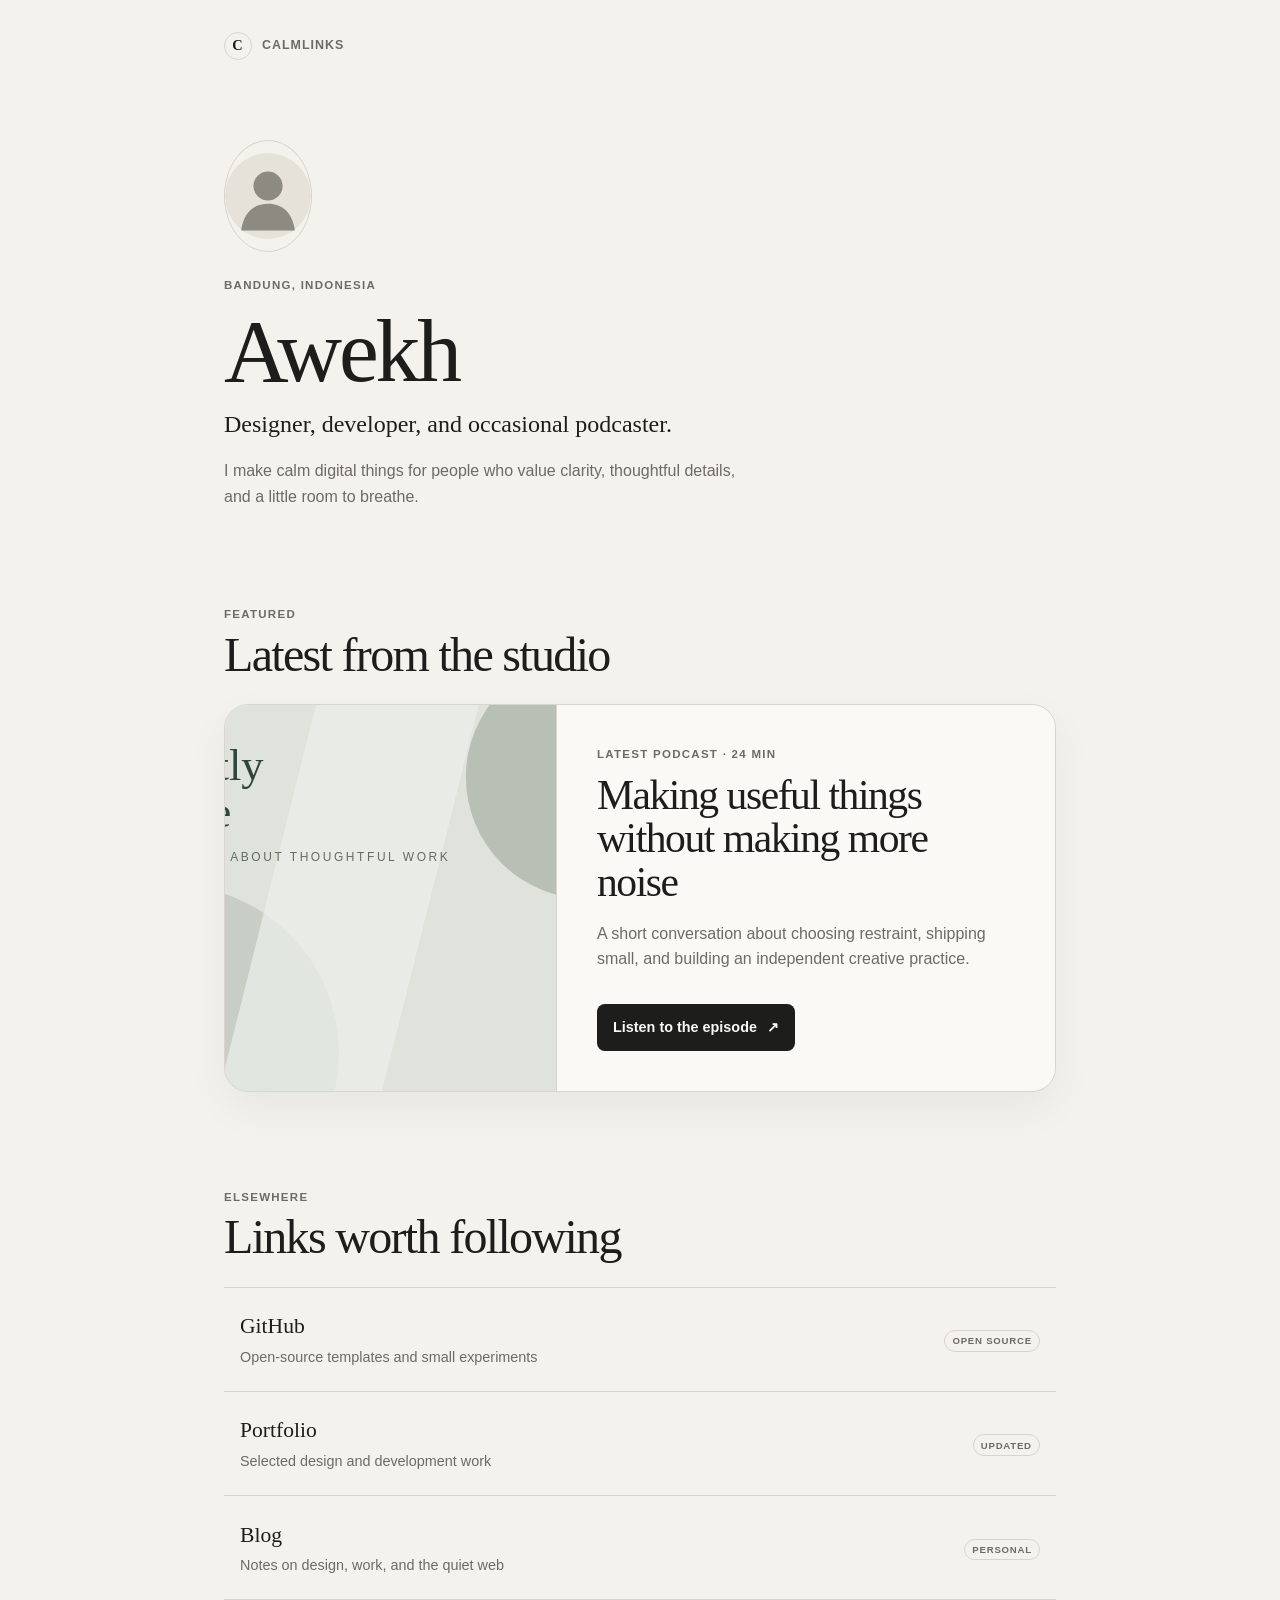
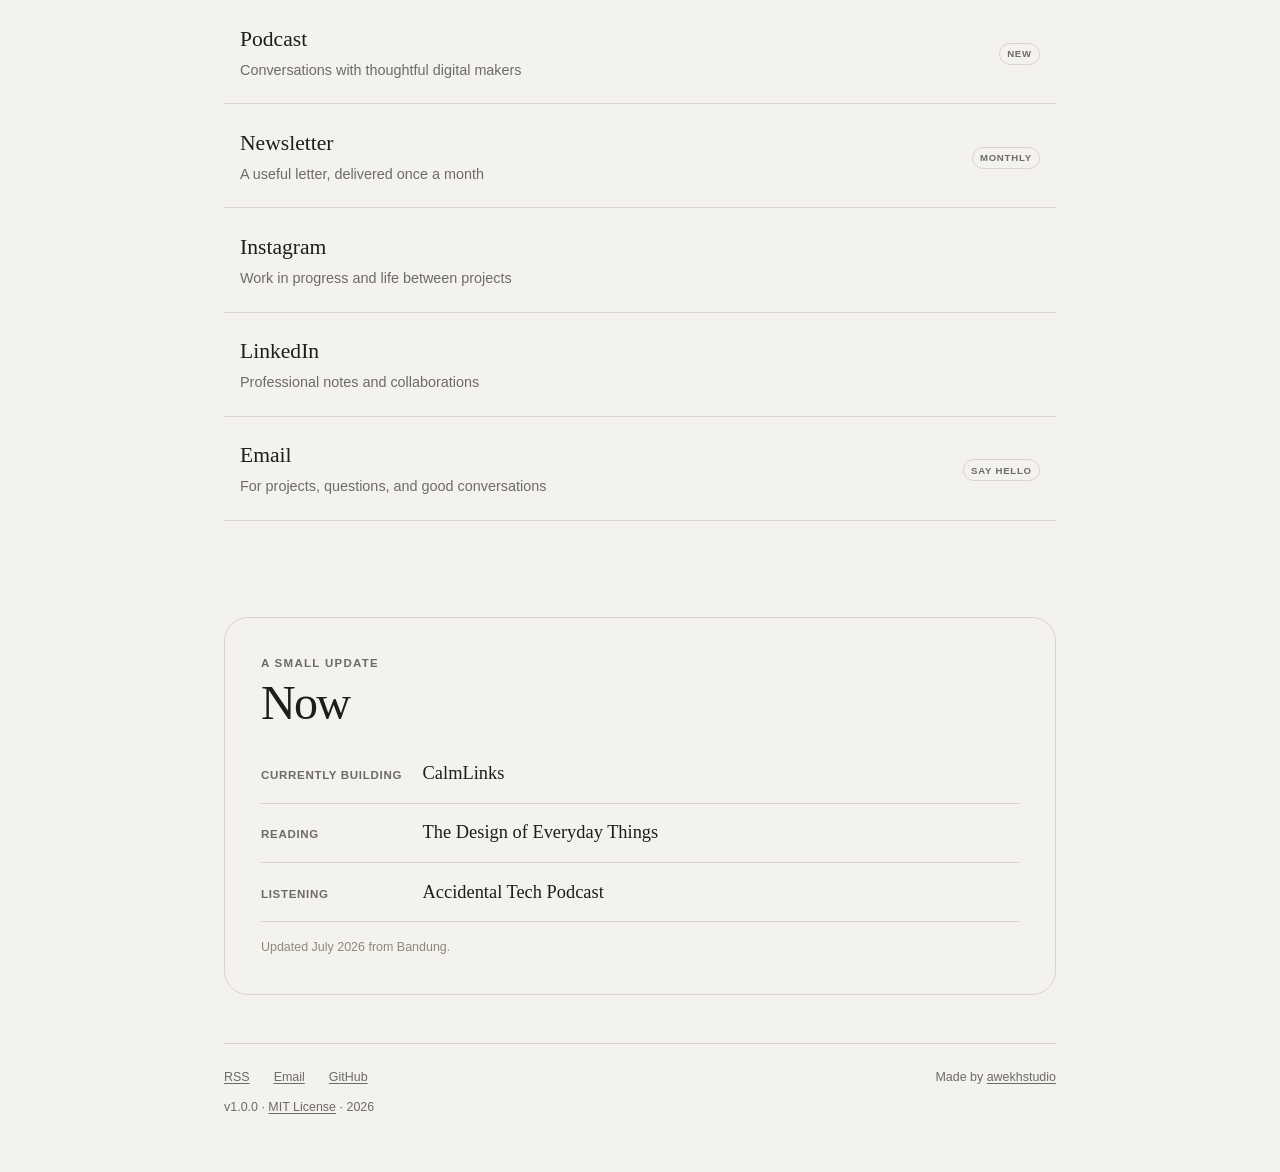
<file: index.html>
<!doctype html>
<html lang="en">
  <head>
    <meta charset="utf-8">
    <meta name="viewport" content="width=device-width, initial-scale=1">
    <title>Awekh — Designer, developer, and podcaster</title>
    <meta name="description" content="The small creative homepage of Awekh, a designer, developer, and occasional podcaster in Bandung, Indonesia.">
    <meta name="theme-color" content="#f4f2ed">

    <!-- Replace these public URLs before publishing your own copy. -->
    <link rel="canonical" href="https://awekhstudio.github.io/calmlinks/">
    <meta property="og:title" content="Awekh — Designer, developer, and podcaster">
    <meta property="og:description" content="Projects, notes, podcast episodes, and places to find Awekh online.">
    <meta property="og:type" content="website">
    <meta property="og:url" content="https://awekhstudio.github.io/calmlinks/">
    <meta property="og:image" content="https://awekhstudio.github.io/calmlinks/preview/calmlinks-cover.jpg">
    <meta name="twitter:card" content="summary_large_image">

    <link rel="icon" href="assets/icons/favicon.svg" type="image/svg+xml">
    <link rel="stylesheet" href="assets/css/reset.css">
    <link rel="stylesheet" href="assets/css/style.css">
    <script src="assets/js/main.js" defer></script>
  </head>
  <body>
    <a class="skip-link" href="#main-content">Skip to content</a>

    <header class="site-header">
      <a class="brand" href="index.html" aria-label="CalmLinks home">
        <span class="brand-mark" aria-hidden="true">C</span>
        <span>CalmLinks</span>
      </a>
    </header>

    <main id="main-content">
      <section class="identity" aria-labelledby="profile-name">
        <img class="avatar" src="assets/images/avatar.svg" width="112" height="112" alt="Portrait placeholder for Awekh">
        <p class="eyebrow">Bandung, Indonesia</p>
        <h1 id="profile-name">Awekh</h1>
        <p class="role">Designer, developer, and occasional podcaster.</p>
        <p class="bio">I make calm digital things for people who value clarity, thoughtful details, and a little room to breathe.</p>
      </section>

      <section class="featured-section" aria-labelledby="featured-heading">
        <header class="section-heading">
          <p class="eyebrow">Featured</p>
          <h2 id="featured-heading">Latest from the studio</h2>
        </header>

        <article class="featured-card">
          <figure class="featured-visual">
            <img src="assets/images/featured.svg" width="720" height="450" alt="Abstract cover placeholder for the Quietly Made podcast">
          </figure>
          <div class="featured-content">
            <p class="content-type">Latest podcast · 24 min</p>
            <h3>Making useful things without making more noise</h3>
            <p>A short conversation about choosing restraint, shipping small, and building an independent creative practice.</p>
            <a class="button" href="https://example.com/podcast">Listen to the episode <span aria-hidden="true">↗</span></a>
          </div>
        </article>
      </section>

      <section class="links-section" aria-labelledby="links-heading">
        <header class="section-heading">
          <p class="eyebrow">Elsewhere</p>
          <h2 id="links-heading">Links worth following</h2>
        </header>

        <nav aria-label="Awekh's links">
          <ul class="link-list">
            <li><a class="link-item" href="https://github.com/username"><span><strong>GitHub</strong><small>Open-source templates and small experiments</small></span><span class="status">Open source</span></a></li>
            <li><a class="link-item" href="https://example.com/portfolio"><span><strong>Portfolio</strong><small>Selected design and development work</small></span><span class="status">Updated</span></a></li>
            <li><a class="link-item" href="https://example.com/blog"><span><strong>Blog</strong><small>Notes on design, work, and the quiet web</small></span><span class="status">Personal</span></a></li>
            <li><a class="link-item" href="https://example.com/podcast"><span><strong>Podcast</strong><small>Conversations with thoughtful digital makers</small></span><span class="status">New</span></a></li>
            <li><a class="link-item" href="https://example.com/newsletter"><span><strong>Newsletter</strong><small>A useful letter, delivered once a month</small></span><span class="status">Monthly</span></a></li>
            <li><a class="link-item" href="https://instagram.com/username"><span><strong>Instagram</strong><small>Work in progress and life between projects</small></span></a></li>
            <li><a class="link-item" href="https://linkedin.com/in/username"><span><strong>LinkedIn</strong><small>Professional notes and collaborations</small></span></a></li>
            <li><a class="link-item" href="mailto:hello@example.com"><span><strong>Email</strong><small>For projects, questions, and good conversations</small></span><span class="status">Say hello</span></a></li>
          </ul>
        </nav>
      </section>

      <section class="now-section" aria-labelledby="now-heading">
        <header class="section-heading">
          <p class="eyebrow">A small update</p>
          <h2 id="now-heading">Now</h2>
        </header>
        <dl class="now-list">
          <div><dt>Currently building</dt><dd>CalmLinks</dd></div>
          <div><dt>Reading</dt><dd>The Design of Everyday Things</dd></div>
          <div><dt>Listening</dt><dd>Accidental Tech Podcast</dd></div>
        </dl>
        <p class="now-note">Updated July 2026 from Bandung.</p>
      </section>
    </main>

    <footer class="site-footer">
      <nav aria-label="Footer links">
        <ul>
          <li><a href="rss.xml">RSS</a></li>
          <li><button class="text-button" type="button" data-copy-email="hello@example.com" aria-label="Copy email address">Email</button></li>
          <li><a href="https://github.com/awekhstudio/calmlinks">GitHub</a></li>
        </ul>
      </nav>
      <p>Made by <a href="https://github.com/awekhstudio">awekhstudio</a></p>
      <p>v1.0.0 · <a href="LICENSE">MIT License</a> · <span data-current-year>2026</span></p>
      <p class="copy-status" aria-live="polite"></p>
    </footer>
  </body>
</html>
</file>
<file: assets/css/style.css>
:root {
  --color-bg: #f4f2ed;
  --color-surface: #faf9f6;
  --color-ink: #1d1d1b;
  --color-muted: #6d6b66;
  --color-faint: #8b8880;
  --color-border: #d8d5ce;
  --color-accent: #2f463b;
  --font-sans: ui-sans-serif, -apple-system, BlinkMacSystemFont, "Segoe UI", sans-serif;
  --font-editorial: Georgia, "Times New Roman", serif;
  --space-1: .375rem;
  --space-2: .625rem;
  --space-3: 1rem;
  --space-4: 1.5rem;
  --space-5: 2rem;
  --space-6: 3rem;
  --space-7: clamp(3.5rem, 7.5vw, 6rem);
  --radius-sm: .5rem;
  --radius-md: 1rem;
  --radius-lg: 1.5rem;
  --container: 52rem;
  --shadow-soft: 0 1rem 2.5rem rgb(29 29 27 / .05);
}

html {
  background: var(--color-bg);
  color: var(--color-ink);
  scroll-behavior: smooth;
}

body {
  min-width: 20rem;
  font-family: var(--font-sans);
  font-size: 1rem;
  line-height: 1.6;
  text-rendering: optimizeLegibility;
}

a, button { text-underline-offset: .2em; }
a:hover { text-decoration-thickness: 2px; }
:focus-visible { outline: 3px solid var(--color-accent); outline-offset: 4px; border-radius: .2rem; }

.skip-link {
  position: fixed;
  z-index: 10;
  top: var(--space-3);
  left: var(--space-3);
  padding: .65rem 1rem;
  transform: translateY(-200%);
  border-radius: var(--radius-sm);
  background: var(--color-ink);
  color: var(--color-surface);
}
.skip-link:focus { transform: translateY(0); }

.site-header, main, .site-footer {
  width: min(calc(100% - 2rem), var(--container));
  margin-inline: auto;
}

.site-header { padding-block: var(--space-4); }
.brand {
  display: inline-flex;
  align-items: center;
  gap: var(--space-2);
  color: var(--color-muted);
  font-size: .78rem;
  font-weight: 700;
  letter-spacing: .08em;
  text-decoration: none;
  text-transform: uppercase;
}
.brand-mark {
  display: grid;
  width: 1.75rem;
  aspect-ratio: 1;
  place-items: center;
  border: 1px solid var(--color-border);
  border-radius: 50%;
  color: var(--color-ink);
  font-family: var(--font-editorial);
  font-size: .9rem;
  text-transform: none;
}

main { padding-block: var(--space-5) var(--space-6); }
section + section { margin-top: var(--space-7); }
.identity { max-width: 40rem; }
.avatar {
  width: 4.5rem;
  margin-bottom: var(--space-4);
  border: 1px solid var(--color-border);
  border-radius: 50%;
}
.eyebrow, .content-type {
  color: var(--color-muted);
  font-size: .72rem;
  font-weight: 700;
  letter-spacing: .11em;
  text-transform: uppercase;
}
h1, h2, h3 {
  font-family: var(--font-editorial);
  font-weight: 400;
  letter-spacing: -.035em;
  line-height: 1.05;
}
h1 { margin-top: var(--space-2); font-size: clamp(2.85rem, 11vw, 5.6rem); }
.role {
  margin-top: var(--space-2);
  font-family: var(--font-editorial);
  font-size: clamp(1.18rem, 3.5vw, 1.5rem);
  line-height: 1.4;
}
.bio { max-width: 32rem; margin-top: var(--space-3); color: var(--color-muted); font-size: 1rem; }

.section-heading { margin-bottom: var(--space-4); }
.section-heading h2 { margin-top: var(--space-1); font-size: clamp(2rem, 7vw, 3rem); }
.featured-card {
  overflow: hidden;
  border: 1px solid var(--color-border);
  border-radius: var(--radius-lg);
  background: var(--color-surface);
  box-shadow: var(--shadow-soft);
}
.featured-visual { aspect-ratio: 2 / 1; overflow: hidden; border-bottom: 1px solid var(--color-border); }
.featured-visual img { width: 100%; height: 100%; object-fit: cover; }
.featured-content { padding: clamp(1.35rem, 5vw, 2.5rem); }
.featured-content h3 { max-width: 34rem; margin-top: var(--space-2); font-size: clamp(1.75rem, 6vw, 2.6rem); }
.featured-content > p:not(.content-type) { max-width: 34rem; margin-top: var(--space-3); color: var(--color-muted); }
.button {
  display: inline-flex;
  align-items: center;
  gap: var(--space-2);
  margin-top: var(--space-5);
  padding: .75rem 1rem;
  border-radius: var(--radius-sm);
  background: var(--color-ink);
  color: var(--color-surface);
  font-size: .9rem;
  font-weight: 700;
  text-decoration: none;
}

.link-list { border-top: 1px solid var(--color-border); }
.link-item {
  display: flex;
  align-items: flex-start;
  justify-content: space-between;
  gap: var(--space-3);
  padding-block: 1.35rem;
  border-bottom: 1px solid var(--color-border);
  text-decoration: none;
}
.link-item > span:first-child { display: grid; gap: .15rem; }
.link-item strong { font-family: var(--font-editorial); font-size: 1.35rem; font-weight: 400; }
.link-item small { color: var(--color-muted); font-size: .85rem; }
.status {
  flex: 0 0 auto;
  margin-top: .25rem;
  padding: .2rem .45rem;
  border: 1px solid var(--color-border);
  border-radius: 999px;
  color: var(--color-muted);
  font-size: .6rem;
  font-weight: 700;
  letter-spacing: .08em;
  line-height: 1.4;
  text-transform: uppercase;
}

.now-section { padding: clamp(1.35rem, 5vw, 2.25rem); border: 1px solid var(--color-border); border-radius: var(--radius-lg); }
.now-section .section-heading { margin-bottom: var(--space-3); }
.now-list > div { display: grid; gap: .1rem; padding-block: .9rem; border-bottom: 1px solid var(--color-border); }
.now-list dt { color: var(--color-muted); font-size: .72rem; font-weight: 700; letter-spacing: .06em; text-transform: uppercase; }
.now-list dd { font-family: var(--font-editorial); font-size: 1.15rem; }
.now-note { margin-top: var(--space-3); color: var(--color-faint); font-size: .78rem; }

.site-footer {
  display: grid;
  gap: var(--space-2);
  padding-block: var(--space-4);
  border-top: 1px solid var(--color-border);
  color: var(--color-muted);
  font-size: .78rem;
}
.site-footer ul { display: flex; flex-wrap: wrap; gap: var(--space-4); }
.text-button { padding: 0; border: 0; background: transparent; color: inherit; cursor: pointer; text-decoration: underline; text-underline-offset: .2em; }
.copy-status { min-height: 1.25rem; color: var(--color-accent); }

@media (hover: hover) {
  .link-item, .button { transition: transform 180ms ease, color 180ms ease, background-color 180ms ease; }
  .link-item:hover { color: var(--color-accent); }
  .link-item:hover strong { text-decoration: underline; text-decoration-thickness: 1px; text-underline-offset: .2em; }
  .button:hover { transform: translateY(-2px); background: var(--color-accent); }
}

@media (min-width: 48rem) {
  .site-header, main, .site-footer { width: min(calc(100% - 4rem), var(--container)); }
  .site-header { padding-block: var(--space-5); }
  main { padding-top: var(--space-6); }
  .avatar { width: 5.5rem; }
  .featured-card { display: grid; grid-template-columns: minmax(0, .8fr) minmax(0, 1.2fr); }
  .featured-visual { min-height: 100%; aspect-ratio: auto; border-right: 1px solid var(--color-border); border-bottom: 0; }
  .link-item { align-items: center; padding-inline: var(--space-3); }
  .link-item small { font-size: .9rem; }
  .now-list > div { grid-template-columns: 10rem 1fr; align-items: baseline; }
  .site-footer { grid-template-columns: 1fr auto; }
  .site-footer .copy-status { grid-column: 1 / -1; }
}
</file>
